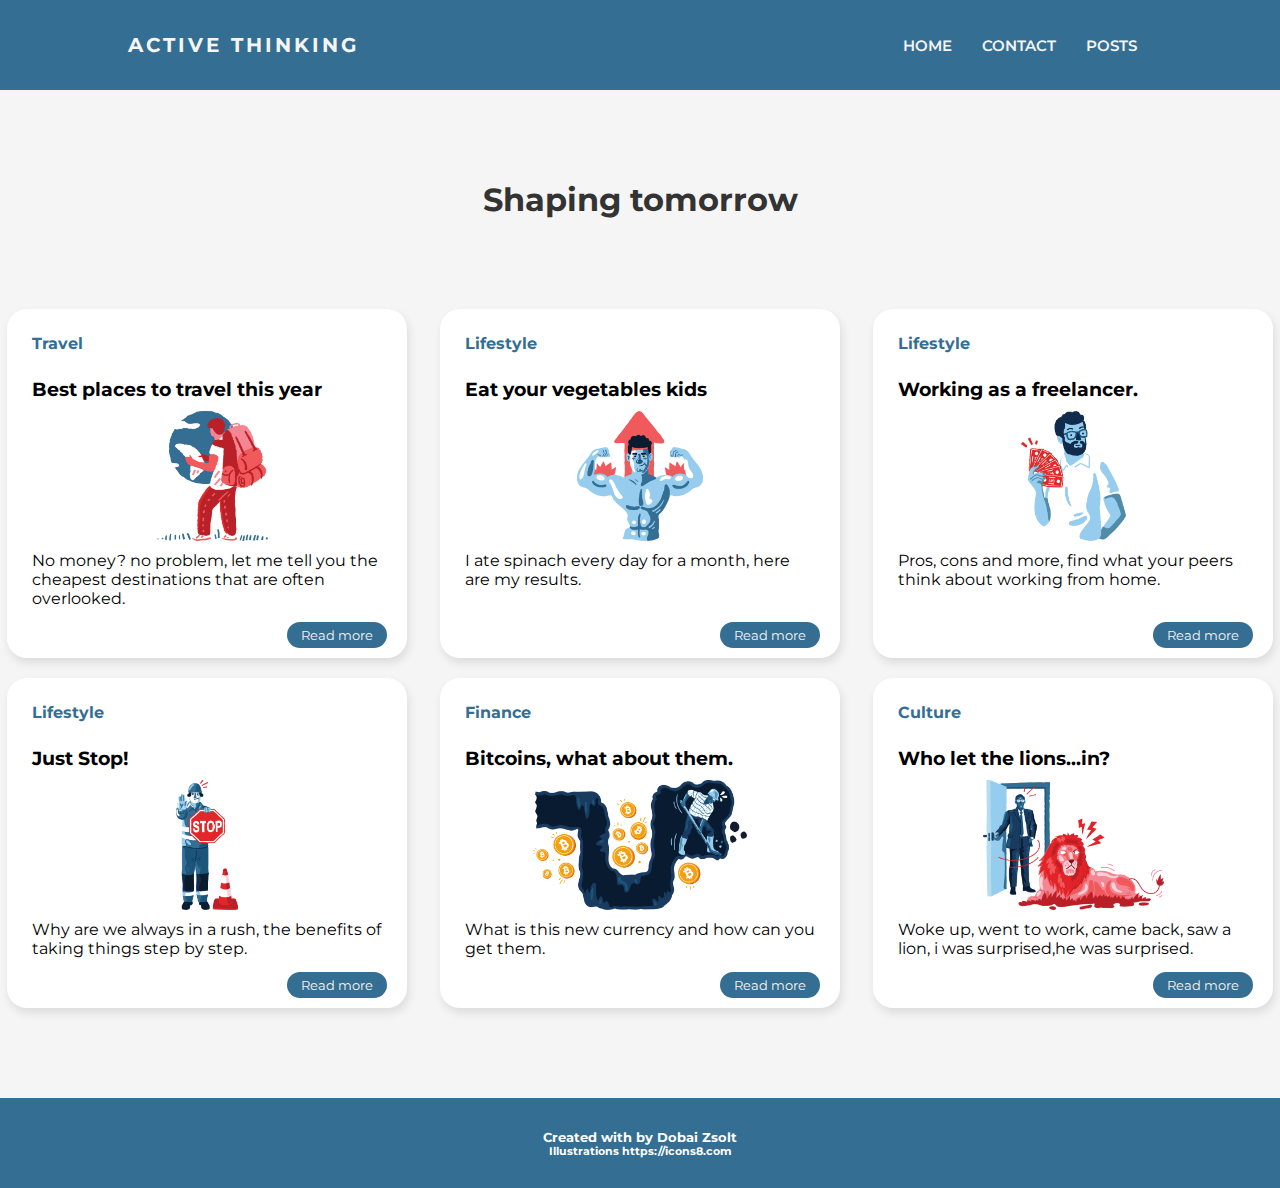
<file: index.html>
<!DOCTYPE html>
<html lang="en">
  <head>
    <meta charset="UTF-8" />
    <meta name="viewport" content="width=device-width, initial-scale=1.0" />
    <title>Blog</title>
    <link href="./style.css" rel="stylesheet" type="text/css" />
  </head>
  <body>
  <nav>
    <div class="logo">
      <h4>Active Thinking</h4>
    </div>
    <div class='nav-link'>
    <ul class="nav-links">
      <li class="link"><a href="#">Home</a></li>
      <li class="link"><a href="#">Contact</a></li>
      <li class="link"><a href="./post/post.html">Posts</a></li>
    </ul>
  </div>
  </nav>
  <h1 class="title">Shaping tomorrow</h1>
  <div class="cards-container">
    <div class="card">
      <p class="category">Travel</p>
      <h3>Best places to travel this year</h3>
      <div class="img-container">
        <img alt='illustration of a man holding a map' src="./images/travel.png" />
      </div>
      <p>
        No money? no problem, let me tell you the cheapest destinations that are
        often overlooked.
      </p>
      <button class="blue-btn" ><a href='./post/post.html'>Read more</a></button>
    </div>
    <div class="card">
      <p class="category">Lifestyle</p>
      <h3>Eat your vegetables kids</h3>
      <div class="img-container" >
        <img alt='illustration of a muscular man' src="./images/muscle.png" />
      </div>
      <p>
        I ate spinach every day for a month, here are my results.
      </p>
      <button class="blue-btn" ><a href='./post/post.html'>Read more</a></button>
    </div>
    <div class="card">
      <p class="category">Lifestyle</p>
      <h3>Working as a freelancer.</h3>
      <div class="img-container">
        <img alt='illustration of a man holding money' src="./images/investment.png" />
      </div>
      <p>
        Pros, cons and more, find what your peers think about working from home.
      </p>
      <button class="blue-btn"><a href='./post/post.html'>Read more</a></button>
    </div>
    <div class="card">
      <p class="category">Lifestyle</p>
      <h3>Just Stop!</h3>
      <div class="img-container">
        <img alt='illustration of a worker holding a sign with the word STOP written on it' src="./images/construction.png" />
      </div>
      <p>
        Why are we always in a rush, the benefits of taking things step by step.
      </p>
      <button class="blue-btn"><a href='./post/post.html'>Read more</a></button>
    </div>
    <div class="card">
      <p class="category">Finance</p>
      <h3>Bitcoins, what about them.</h3>
      <div class="img-container">
        <img alt='illustration of a man mining in search of bitcoins' src="./images/bitcoin.png" />
      </div>
      <p>
        What is this new currency and how can you get them.
      </p>
      <button class="blue-btn"><a href='./post/post.html'>Read more</a></button>
    </div>
    <div class="card">
      <p class="category">Culture</p>
      <h3>Who let the lions...in?</h3>
      <div class="img-container">
        <img alt='illustration of a man entering a room in which there is a lion' src="./images/lion.png" />
      </div>
      <p>
        Woke up, went to work, came back, saw a lion, i was surprised,he was
        surprised.
      </p>
      <button class="blue-btn"><a href='./post/post.html'>Read more</a></button>
    </div>
  </div>
  <footer>
    <h5>Created with by Dobai Zsolt</h5>

    <h6>Illustrations https://icons8.com</>
  </footer>

  </body>
</html>
</file>
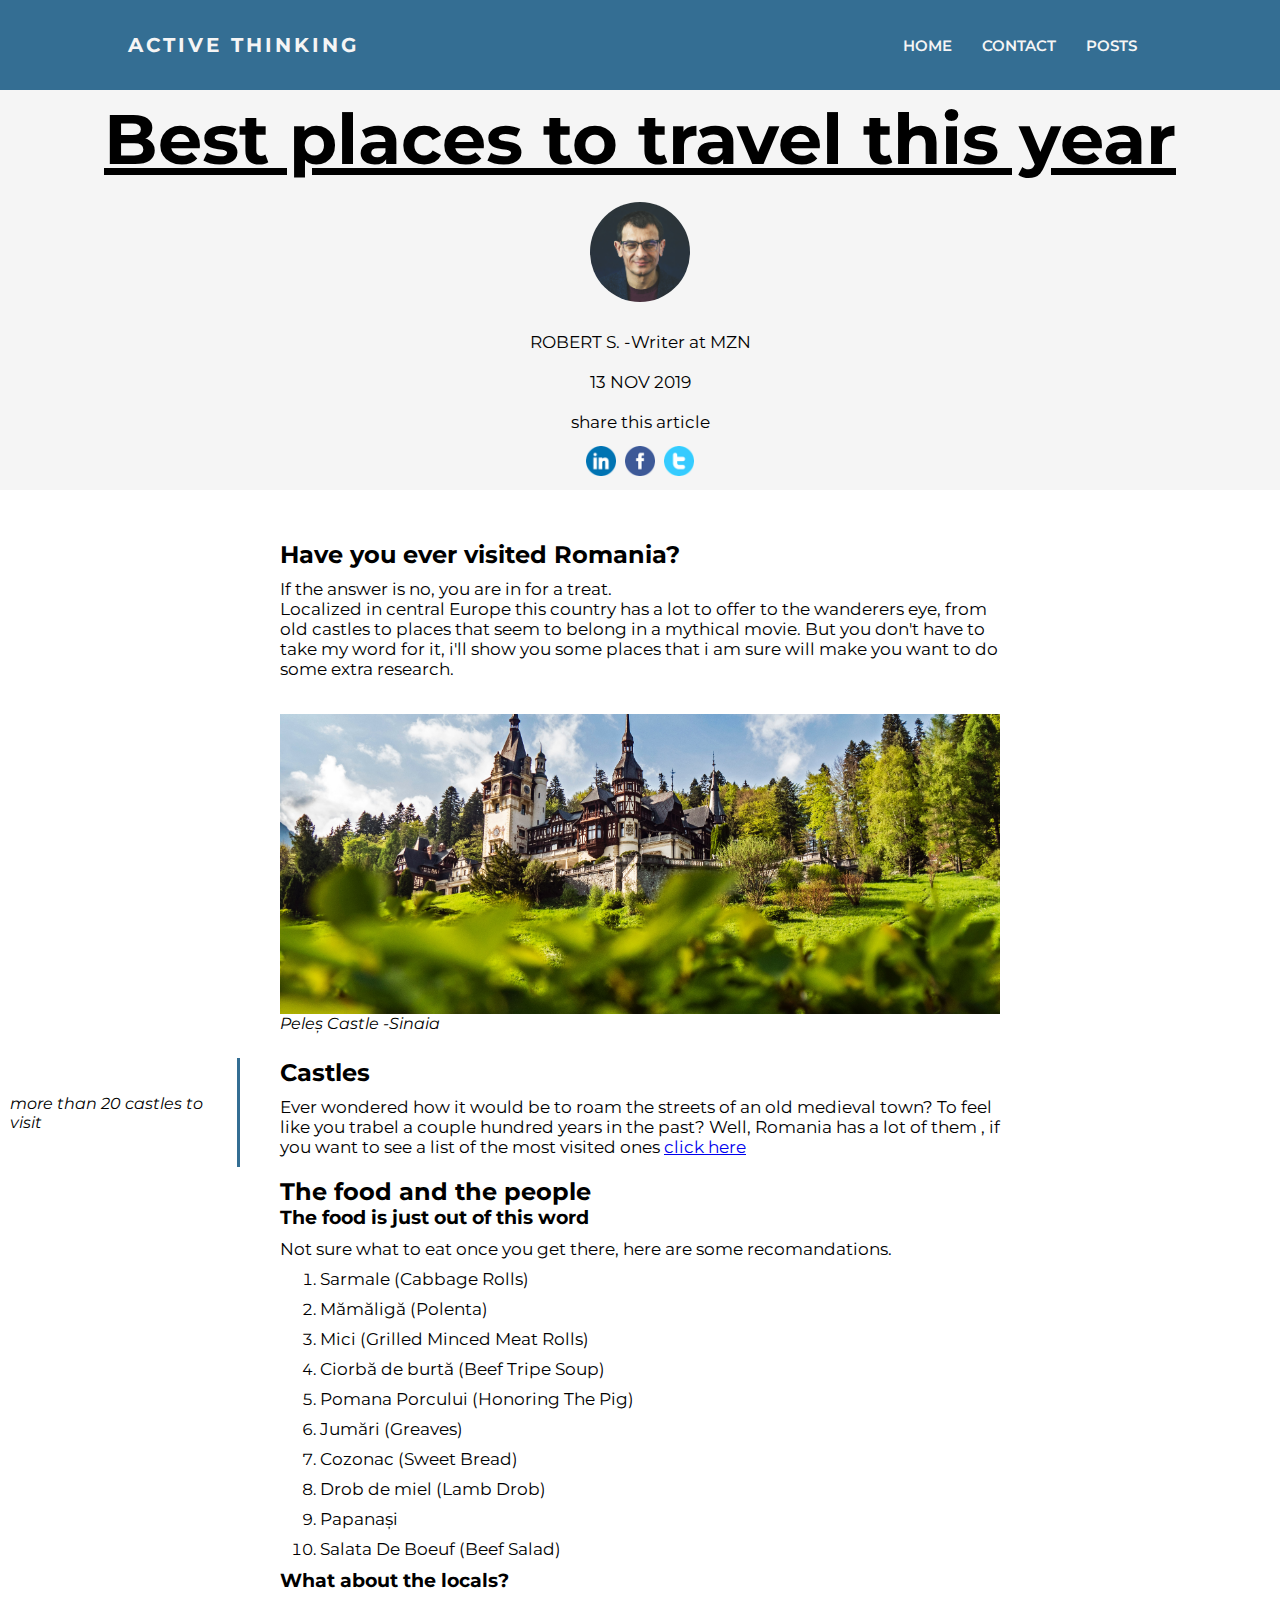
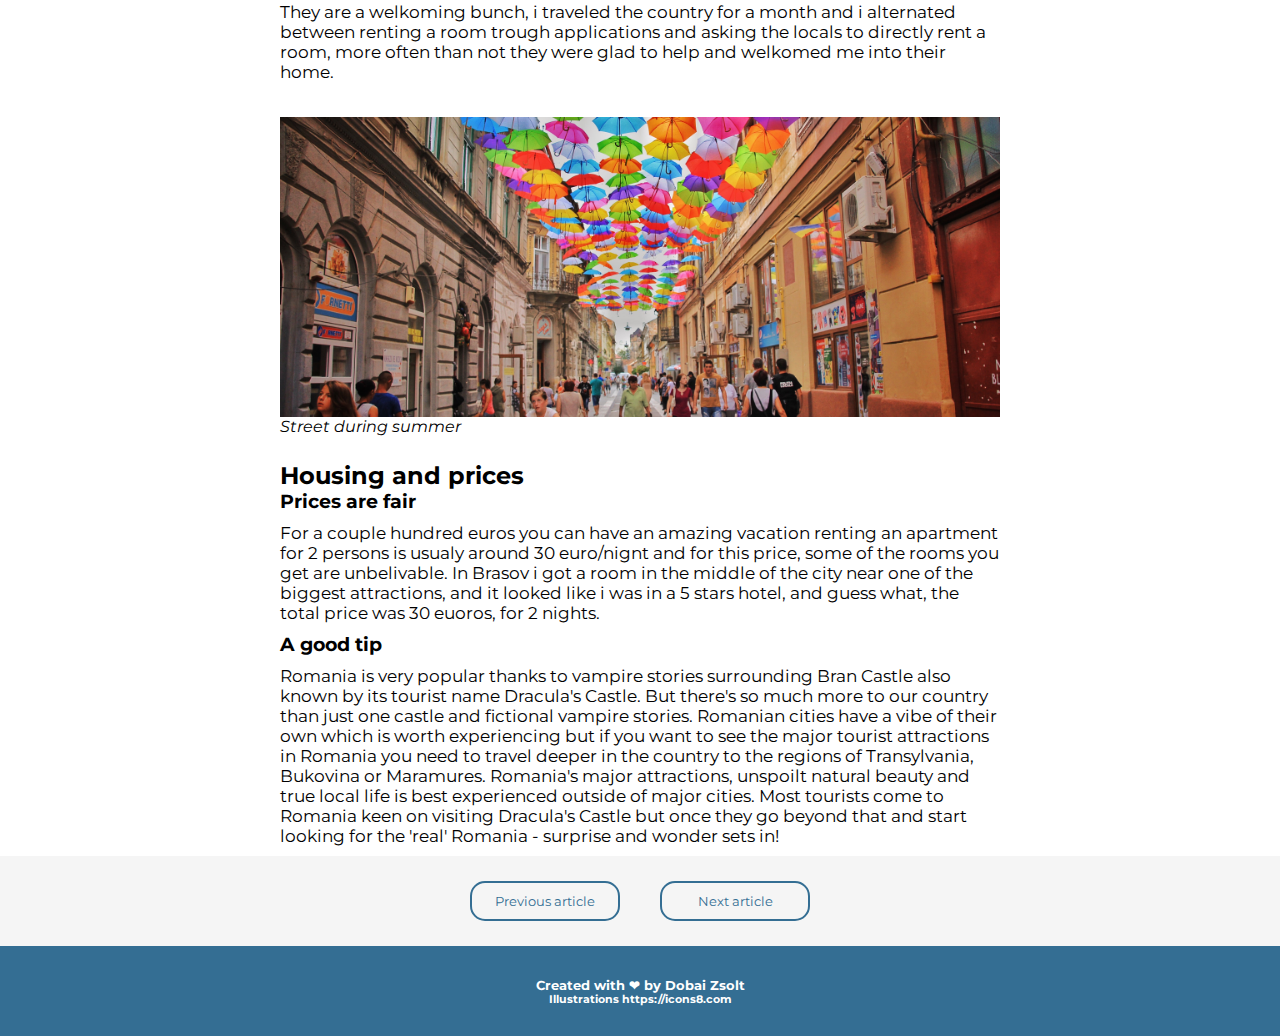
<file: post/post.html>
<!DOCTYPE html>
<html lang="en">
  <head>
    <meta charset="UTF-8" />
    <meta name="viewport" content="width=device-width, initial-scale=1.0" />
    <title>Active Thinking</title>
    <link href="./post.style.css" rel="stylesheet" type="text/css" />
  </head>
  <body>
    <nav>
      <div class="logo">
        <h4>Active Thinking</h4>
      </div>
      <div class="nav-link">
        <ul class="nav-links">
          <li class="link"><a href="../index.html">Home</a></li>
          <li class="link"><a href="../index.html#form">Contact</a></li>
          <li class="link"><a href="../post/post.html">Posts</a></li>
        </ul>
      </div>
    </nav>
    <article class="post">
      <div class="hero">
        <div class="hero-flex">
          <div class="hero-text">
            <h1>Best places to travel this year</h1>
            <div class="hero-author"></div>
            <p>ROBERT S.  -Writer at MZN</p>
            <p id='date'>13 NOV 2019</p>
            <p>share this article</p>
            <div class='social-media'>
              <a href="http://www.linkedin.com/shareArticle?mini=true&amp;url=https://simplesharebuttons.com" target="_blank"><img alt='LinkedIn' src='../images/logo/LinkedIn.png'></a>
              <a href="http://www.facebook.com/sharer.php?u=https://simplesharebuttons.com" target="_blank"><img alt='Facebook' src='../images/logo/Facebook.png'></a>
              <a href="https://twitter.com/share?url=https://simplesharebuttons.com&amp;text=Simple%20Share%20Buttons&amp;hashtags=simplesharebuttons" target="_blank"><img alt='Twitter' src='../images/logo/Twitter II.png'></a>
            </div>
          </div>
        </div>
      </div>

      <div class="midle">
        <h2>Have you ever visited Romania?</h2>
        <p>
          If the answer is no, you are in for a treat.<br />
          Localized in central Europe this country has a lot to offer to the
          wanderers eye, from old castles to places that seem to belong in a
          mythical movie. But you don't have to take my word for it, i'll show
          you some places that i am sure will make you want to do some extra
          research.
        </p>
      </div>

      <div class="middle">
        <div class="middle-img" id="castle"></div>
        <figcaption><em>Peleș Castle -Sinaia</em></figcaption>
      </div>
      <div class='left'>
        <span><em>more than 20 castles to visit</em></span>
      </div>
      <div class="midle">
        <h2>Castles</h2>
        <p>
          Ever wondered how it would be to roam the streets of an old medieval
          town? To feel like you trabel a couple hundred years in the past?
          Well, Romania has a lot of them , if you want to see a list of the
          most visited ones
          <a href="https://rolandia.eu/en/blog/discover-romania/top-10-castles-in-romania"
            target="_blank">click here</a>
        </p>
      </div>
      
      <div class="midle">
        <h2>The food and the people</h2>
        <h3>The food is just out of this word</h3>
        <p>
          Not sure what to eat once you get there, here are some recomandations.
          <ol>
            <li><p>Sarmale (Cabbage Rolls)</p></li>
            <li><p>Mămăligă (Polenta)</p></li>
            <li><p>Mici (Grilled Minced Meat Rolls)</p></li>
            <li><p>Ciorbă de burtă (Beef Tripe Soup)</p></li>
            <li><p>Pomana Porcului (Honoring The Pig)</p></li>
            <li><p>Jumări (Greaves)</p></li>
            <li><p>Cozonac (Sweet Bread)</p></li>
            <li><p>Drob de miel (Lamb Drob)</p></li>
            <li><p>Papanași</p></li>
            <li><p>Salata De Boeuf (Beef Salad)</p></li>
          </ol>
        </p>
        <h3>What about the locals?</h3>
        <p>
          They are a welkoming bunch, i traveled the country for a month and i alternated between renting a room trough applications and 
          asking the locals to directly rent a room, more often than not they were glad to help and welkomed me into their home.
        </p>
      </div>
      <div class="middle">
        <div class="middle-img" id="umbrella-street"></div>
        <figcaption><em>Street during summer </em></figcaption>
      </div>
      <div class="midle">
        <h2>Housing and prices</h2>
        <h3>Prices are fair</h3>
        <p>
          For a couple hundred euros you can have an amazing vacation
          renting an apartment for 2 persons is usualy around 30 euro/nignt 
          and for this price, some of the rooms you get are unbelivable.
          In Brasov i got a room in the middle of the city near one of the biggest
          attractions, and it looked like i was in a 5 stars hotel, and guess what, the total 
          price was 30 euoros, for 2 nights.
        </p>
        <h3>A good tip</h3>
        <p>
          Romania is very popular thanks to vampire stories surrounding Bran Castle also known by its tourist name Dracula's Castle. 
          But there's so much more to our country than just one castle and fictional vampire stories. 
          Romanian cities have a vibe of their own which is worth experiencing but if you want to see the major tourist attractions
          in Romania you need to travel deeper in the country to the regions of Transylvania, Bukovina or Maramures.
          Romania's major attractions, unspoilt natural beauty and true local life is best experienced outside of major cities.
          Most tourists come to Romania keen on visiting Dracula's Castle but once they go beyond that and start looking for the 'real'
          Romania - surprise and wonder sets in!
        </p>
      </div>
    </article>
    <div class="other-articles">
      <button class="article-navigator">Previous article</button>
      <button class="article-navigator">Next article</button>
    </div>
  </body>
  <footer>
    <h5>Created with <span>&#10084;</span> by Dobai Zsolt</h5>

    <h6>Illustrations https://icons8.com</>
  </footer>
</html>
</file>
<file: style.css>
@import "./styles/navbar.css";
@import "./styles/footer.css";
@import url("https://fonts.googleapis.com/css?family=Montserrat&display=swap");
:root {
  --blue-color: #346e93;
  --bkg-color: #f5f5f5;
  --red-color: #f15a5c;
}

* {
  box-sizing: border-box;
  font-family: "Montserrat", "Arial";
  margin: 0;
}

body {
  background-color: var(--bkg-color);
  margin: 0;
}

.title {
  color: #333;
  text-align: center;

  margin: 10vh;
}

.cards-container {
  display: grid;
  grid-template-columns: repeat(auto-fill, minmax(400px, 1fr));
  grid-gap: 20px;
  justify-items: center;
}

.card {
  background-color: white;
  width: 400px;
  padding: 25px;
  border-radius: 20px;
  box-shadow: 2px 5px 10px rgba(0, 0, 0, 0.1);
  position: relative;
}

.card:hover {
  transform: scale(1.05);
}

.card p {
  padding-bottom: 25px;
}

.card img {
  height: 100%;
  padding: 10px 0;
}

.card .category {
  color: var(--blue-color);
  font-weight: bold;
  margin: 0;
}

.card .blue-btn {
  background-color: var(--blue-color);
  border: 0;
  color: var(--bkg-color);
  padding: 5px;
  border-radius: 15px;
  width: 100px;
  position: absolute;
  right: 20px;
  bottom: 10px;
}

.card .blue-btn a {
  color: var(--bkg-color);
  text-decoration: none;
}

.card .blue-btn:hover {
  cursor: pointer;
  background-color: var(--red-color);
  color: white;
}

.card .blue-btn:focus {
  outline: none;
}

.img-container {
  text-align: center;
  height: 150px;
}

.form-section {
  display: flex;
  flex-direction: column;
  justify-content: center;
  align-items: center;
  text-align: center;
  width: 70vw;
  margin: 0 auto;
  margin-top: 30px;
  background-color: white;
  padding: 20px;
  border-radius: 20px;
  box-shadow: 2px 5px 10px rgba(0, 0, 0, 0.1);
}

form input {
  width: 40%;
  padding: 10px;
  margin-top: 10px;
  border: 2px solid #d3d3d3;
}

form label {
  margin-top: 10px;
}

#submit {
  margin-top: 20px;
  background-color: #ba2027;
  padding: 10px 40px;
  border: none;
  border-radius: 20px;
  color: var(--bkg-color);
  text-transform: uppercase;
  font-weight: bold;
}

.form-info {
  display: flex;
  flex-direction: column;
  align-items: center;
  justify-content: center;
}

form input {
  width: 60%;
}

@media only screen and (max-width: 600px) {
  .card {
    width: 300px;
  }
  .logo {
    font-size: 10px;
    letter-spacing: 1px;
  }
  .nav-links li a {
    font-size: 10px;
  }
  nav ul {
    margin-right: 20px;
  }
  .cards-container {
    grid-template-columns: repeat(auto-fill, minmax(300px, 1fr));
    grid-gap: 20px;
  }
}

@media only screen and (max-width: 400px) {
  .card {
    width: 280px;
  }
  .logo {
    font-size: 10px;
    letter-spacing: 1px;
  }
  .nav-links li a {
    font-size: 10px;
  }
  nav ul {
    margin-right: 20px;
  }
  .cards-container {
    grid-template-columns: repeat(auto-fill, minmax(250px, 1fr));
    grid-gap: 20px;
  }
  .title {
    font-size: 20px;
  }
}
</file>
<file: post/post.style.css>
@import "../styles/navbar.css";
@import "../styles/footer.css";
@import url("https://fonts.googleapis.com/css?family=Montserrat&display=swap");

* {
  box-sizing: border-box;
  margin: 0;
  font-family: "Montserrat", "Arial";
}

:root {
  --blue-color: #346e93;
  --bkg-color: #f5f5f5;
  --red-color: #f15a5c;
}

.post {
  display: grid;
  grid-template-columns: 4fr 12fr 4fr;
  grid-gap: 10px 40px;
}
.post > * {
  grid-column: 2/-2;
}
.post > .hero {
  grid-column: 1/-1;
  text-align: center;
  height: 400px;
  margin-bottom: 40px;

  background-color: var(--bkg-color);
}

.social-media img {
  width: 30px;
}

.left {
  grid-column: 1 / span 1;
  border-right: 3px solid var(--blue-color);
  display: flex;
  justify-content: flex-end;
  align-items: center;
  padding: 10px;
}

p {
  margin: 10px 0;
  font-size: 17px;
  line-height: 20px;
}

.hero-flex {
  display: flex;
  flex-direction: row-reverse;
  justify-content: center;
  align-items: center;
  height: 100%;
}

.hero-img {
  width: 200px;
}

.hero-img img {
  width: 100%;
}

.hero-text {
  padding: 50px;
  font-size: 35px;
  text-align: center;
  display: flex;
  justify-content: center;
  flex-direction: column;
}

.hero-text h1 {
  text-decoration: underline;
}

.middle {
  margin-top: 15px;
  margin-bottom: 15px;
}
.middle-img {
  height: 300px;
  background-position: center;
  background-size: cover;
}

#castle {
  background-image: url("../images/castle.jpg");
}
#umbrella-street {
  background-image: url("../images/street-with\ umbrellas.jpg");
}

.hero-author {
  height: 100px;
  width: 100px;
  background-image: url("../images/author1.jpg");
  background-size: cover;
  background-position: center;
  border-radius: 50%;
  margin: 20px auto;
}

.other-articles {
  background-color: var(--bkg-color);
  height: 10vh;
  display: flex;
  justify-content: center;
  align-items: center;
}

.article-navigator {
  background-color: var(--bkg-color);
  border: 0;
  color: var(--blue-color);
  padding: 10px;
  border-radius: 15px;
  border: 2px var(--blue-color) solid;
  margin: 0 20px;
  font-weight: normal;
  width: 150px;
}

.article-navigator:hover {
  background-color: var(--red-color);
  color: white;
  border: none;
}

footer {
  margin-top: 0;
}

@media screen and (max-width: 900px) {
  .post > * {
    grid-column: 2/-1;
    padding-right: 10px;
    grid-template-columns: 4fr 12fr 2fr;
  }
  .left {
    grid-column: 1 / span 1;

    border-right: 3px solid var(--blue-color);
    display: flex;
    justify-content: flex-end;
    align-items: center;
    padding: 10px;
  }

  .hero-text h1 {
    font-size: 30px;
  }
  .hero-flex {
    margin-left: 10px;
  }
  .article-navigator {
    padding: 7px;
  }
}
@media screen and (max-width: 600px) {
  .logo {
    font-size: 10px;
    letter-spacing: 1px;
  }
  .nav-links li a {
    font-size: 10px;
  }
  .nav-links li {
    padding: 5px;
  }
  nav ul {
    margin-right: 20px;
  }
}
@media screen and (max-width: 350px) {
  .article-navigator {
    padding: 5px;
  }
  .logo {
    font-size: 10px;
    letter-spacing: 0px;
  }
  .nav-links li a {
    font-size: 10px;
  }
  nav ul {
    margin-right: 0px;
  }
  .nav-links {
    margin-right: 0;
  }
}
</file>
